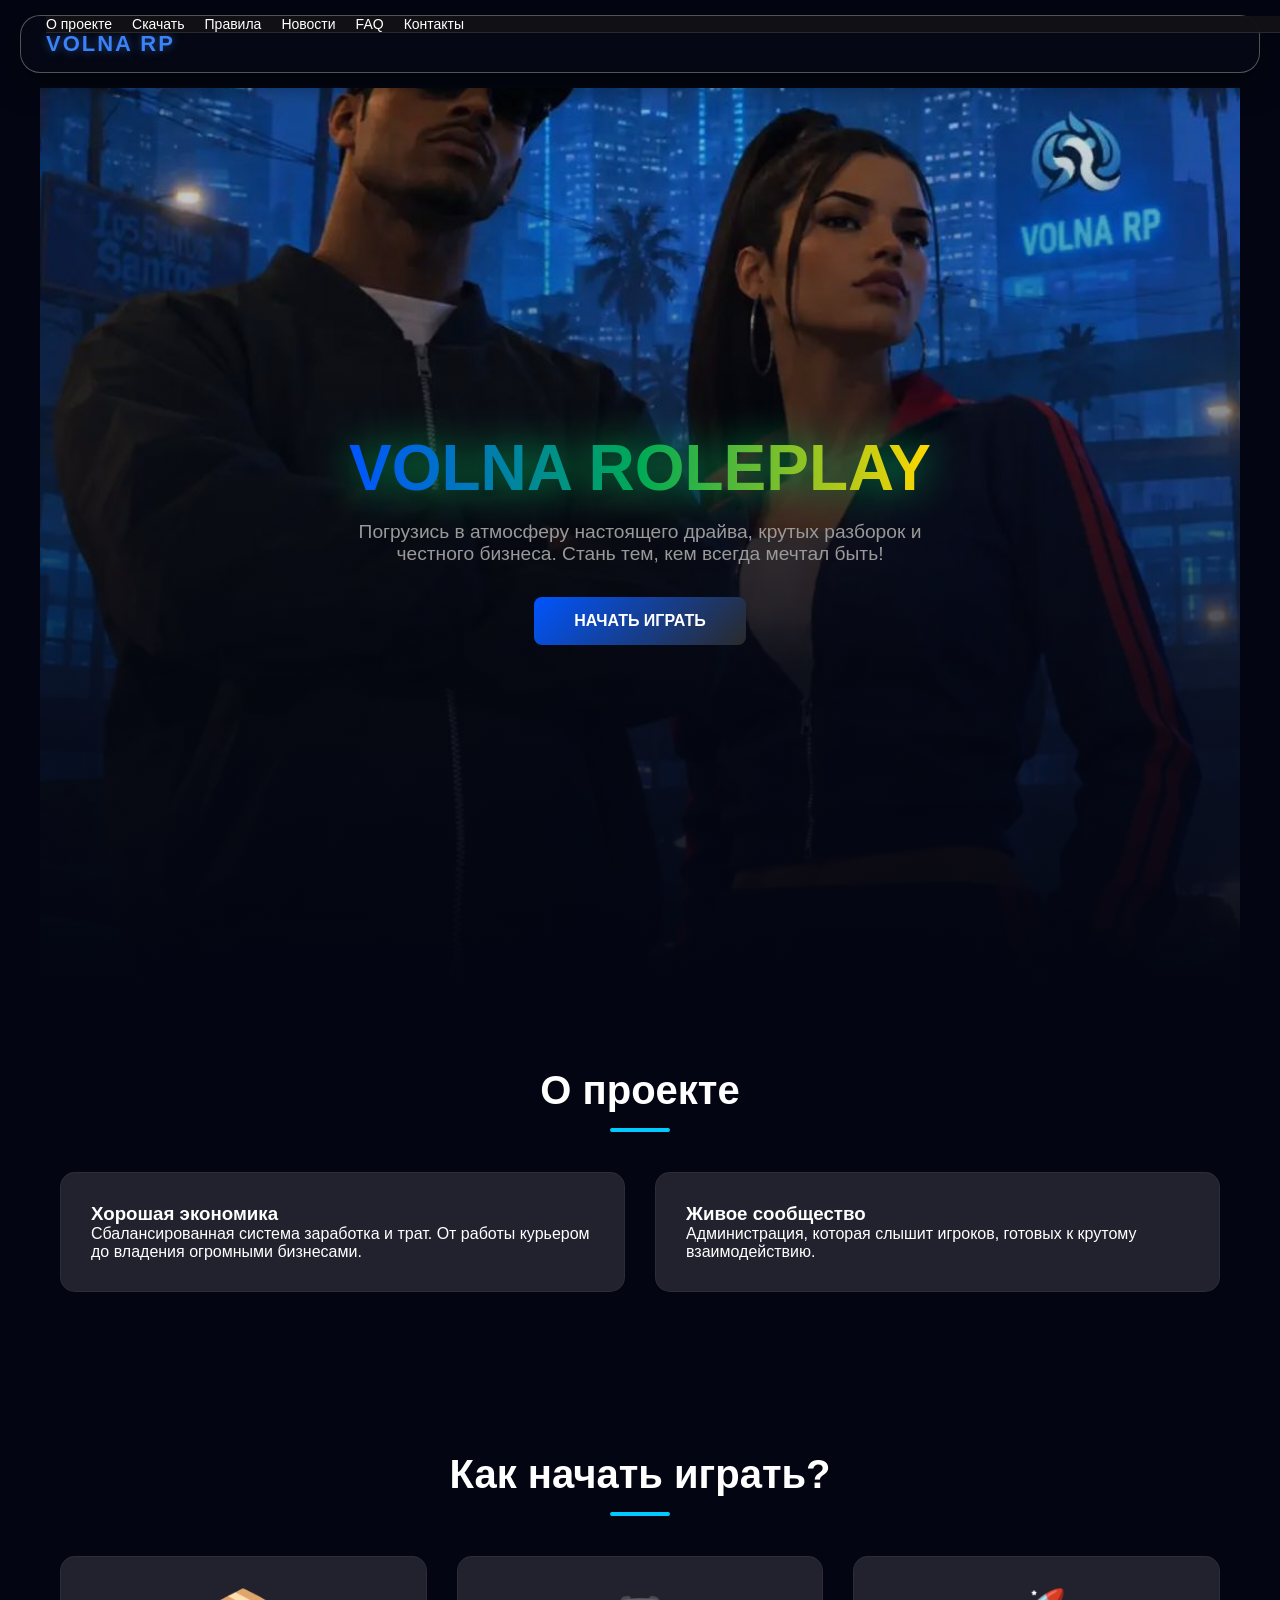
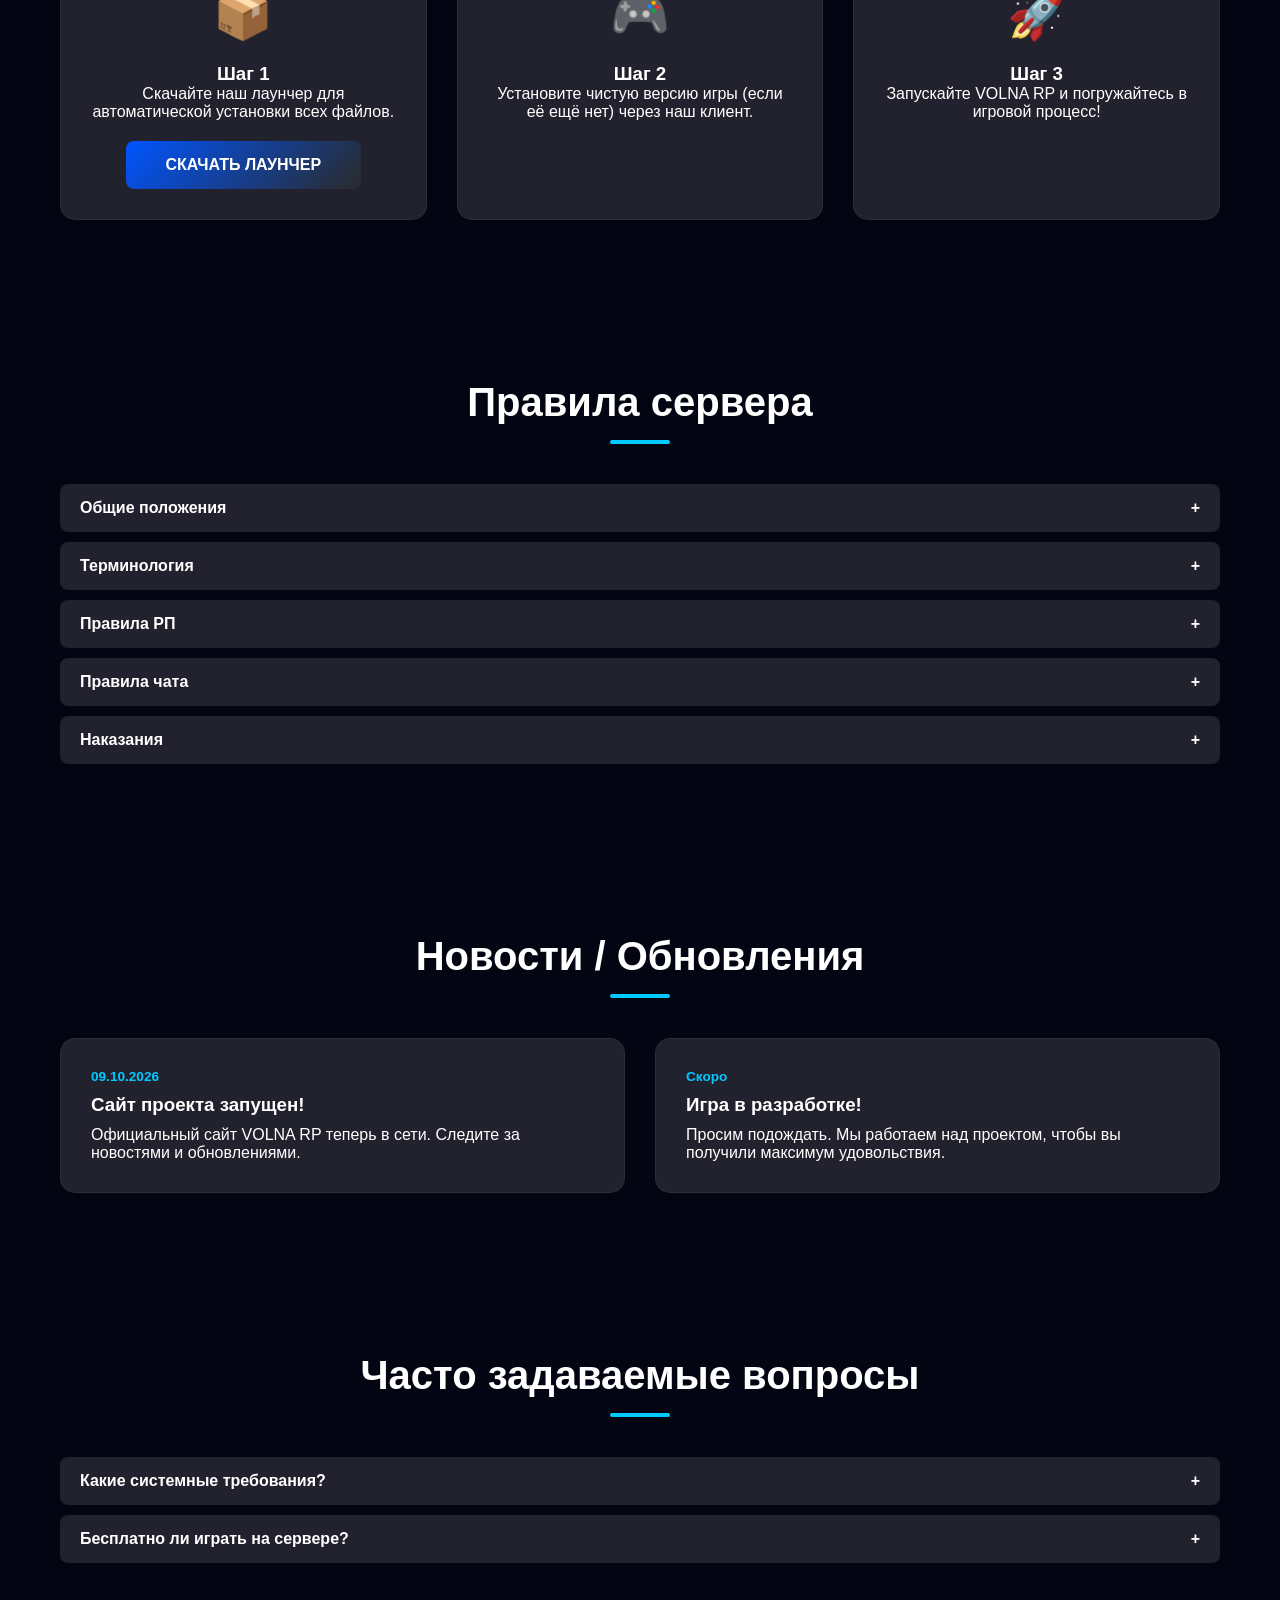
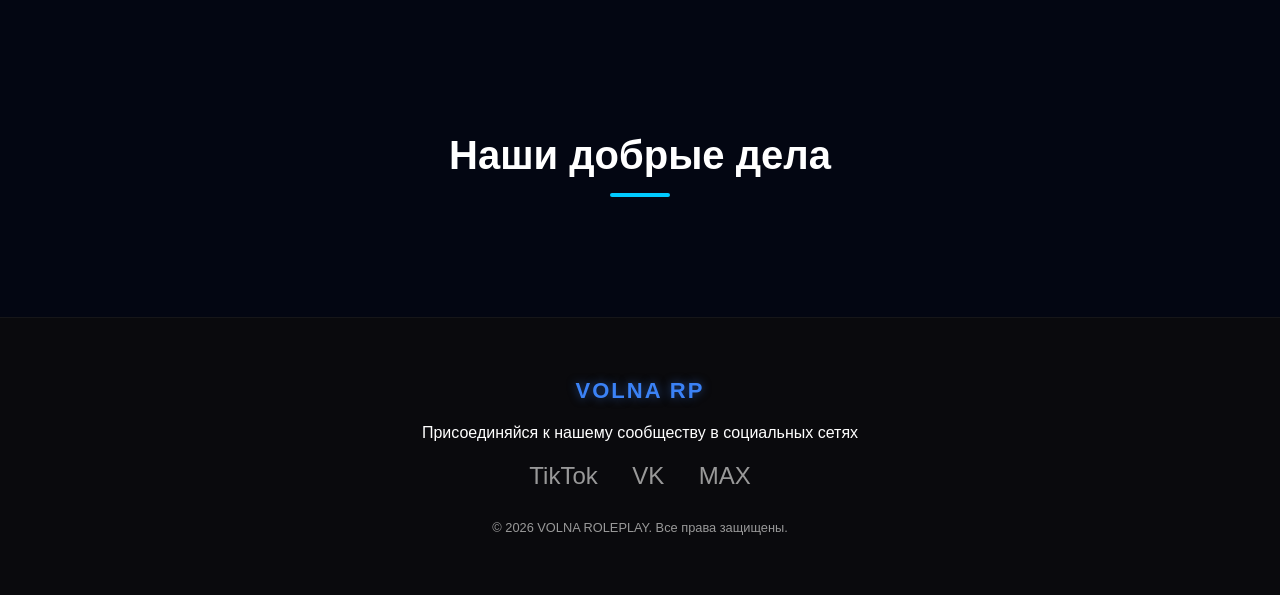
<file: index.html>
<html lang="ru">
    <head>
      <meta charset="UTF-8">
        <meta name="viewport" content="width=device-width, initial-scale=1.0">
          <title>VOLNA RP</title>
    
         <!-- ВОТ ЭТА СТРОЧКА ПОДКЛЮЧАЕТ ТВОИ СТИЛИ -->
        <link rel="stylesheet" href="style.css">
      </head>
    <body>

    <header>
        <div class="logo">VOLNA RP</div>
    
        <!-- Кнопка три полоски -->
        <button class="menu-btn" onclick="toggleMenu()">
            <span></span>
            <span></span>
            <span></span>
        </button>

        <!-- Само меню -->
        <nav class="nav-links" id="navLinks">
            <a href="#about">О проекте</a>
            <a href="#download">Скачать</a>
            <a href="#rules">Правила</a>
            <a href="#news">Новости</a>
            <a href="#faq">FAQ</a>
            <a href="#contacts">Контакты</a>
        </nav>
    </header>

    <section class="hero">
      <h1>VOLNA ROLEPLAY</h1>
      <p>
        Погрузись в атмосферу настоящего драйва, крутых разборок и
        честного бизнеса. Стань тем, кем всегда мечтал быть!
      </p>
      <div style="display: flex; gap: 20px;">
        <a href="#download" class="btn-primary" style="animation: glowPulse 1s infinite !important;">Начать играть</a>
      </div>
    </section>

    <section id="about">
      <h2>О проекте</h2>
      <div class="grid">
       <div class="card">
          <h3>Хорошая экономика</h3>
          <p>
            Сбалансированная система заработка и трат. От работы курьером до
            владения огромными бизнесами.
          </p>
        </div>
        <div class="card">
          <h3>Живое сообщество</h3>
          <p>
            Администрация, которая слышит игроков,
            готовых к крутому взаимодействию.
          </p>
        </div>
      </div>
    </section>

    <section id="download">
      <h2>Как начать играть?</h2>
      <div class="grid">
        <div class="card" style="text-align: center;">
          <div style="font-size: 3rem; margin-bottom: 20px;">📦</div>
          <h3>Шаг 1</h3>
          <p>Скачайте наш лаунчер для автоматической установки всех файлов.</p>
          <a href="#" class="btn-primary" style="margin-top: 20px;"
            >Скачать лаунчер</a
          >
        </div>
        <div class="card" style="text-align: center;">
          <div style="font-size: 3rem; margin-bottom: 20px;">🎮</div>
          <h3>Шаг 2</h3>
          <p>
            Установите чистую версию игры (если её ещё нет) через наш клиент.
          </p>
        </div>
        <div class="card" style="text-align: center;">
          <div style="font-size: 3rem; margin-bottom: 20px;">🚀</div>
          <h3>Шаг 3</h3>
          <p>Запускайте VOLNA RP и погружайтесь в игровой процесс!</p>
        </div>
      </div>
    </section>

    <section id="rules">
    <h2>Правила сервера</h2>

    <!-- ОБЩИЕ ПОЛОЖЕНИЯ -->
    <div class="accordion-item">
        <div class="accordion-header" onclick="toggleAccordion(this)">
            Общие положения <span>+</span>
        </div>
        <div class="accordion-content">
            <p>1. Запрещено использование стороннего ПО, дающего преимущество.</p>
            <p>2. Уважительное отношение к другим игрокам обязательно.</p>
            <p>3. Запрещено читерство (читы, скрипты, макросы).</p>
            <p>4. Запрещён обход бана.</p>
            <p>5. Запрещена реклама других серверов.</p>
            <p>6. Запрещён обман администрации.</p>
            <p>7. Запрещён слив личных данных игроков.</p>
            <p>8. Запрещено использование багов (багоюз).</p>
            <p>9. Запрещён фейк администрации.</p>
            <p>10. Запрещено оскорбление администрации.</p>
        </div>
    </div>

    <!-- ТЕРМИНОЛОГИЯ -->
    <div class="accordion-item">
        <div class="accordion-header" onclick="toggleAccordion(this)">
            Терминология <span>+</span>
        </div>
        <div class="accordion-content">
            <p><b>RP (RolePlay)</b> — игра по ролям, отыгрывание персонажа.</p>
            <p><b>DM (Deathmatch)</b> — убийство без РП-причины.</p>
            <p><b>DB (DriveBy)</b> — убийство из машины.</p>
            <p><b>SK (Spawn Kill)</b> — убийство на спавне.</p>
            <p><b>TK (Team Kill)</b> — убийство своих по фракции.</p>
            <p><b>RK (Revenge Kill)</b> — месть после смерти (запрещено).</p>
            <p><b>MG (Meta Gaming)</b> — использование информации, которой персонаж не знает.</p>
            <p><b>PG (Power Gaming)</b> — действия, невозможные в реальной жизни.</p>
            <p><b>IC (In Character)</b> — от лица персонажа.</p>
            <p><b>OOC (Out Of Character)</b> — от лица игрока.</p>
            <p><b>ГМ (God Mode)</b> — режим бессмертия (чит).</p>
            <p><b>БХ (Bunny Hop)</b> — прыжки для ускорения (чит).</p>
            <p><b>Фаст-Сват</b> — быстрый вход в здание (запрещено).</p>
            <p><b>Спавн</b> — место появления игрока.</p>
            <p><b>Скин</b> — внешний вид персонажа.</p>
            <p><b>Чекпоинт</b> — метка на карте.</p>
            <p><b>Пикап</b> — объект для подбора предметов.</p>
            <p><b>Биндер</b> — программа для быстрого ввода команд.</p>
            <p><b>Фракция</b> — организация (МВД, мэрия, больница, банда).</p>
            <p><b>Бизнес</b> — коммерческий объект (магазин, заправка).</p>
            <p><b>Нон-РП</b> — действие, не соответствующее роли.</p>
            <p><b>АФК (AFK)</b> — отошёл от клавиатуры.</p>
            <p><b>Флуд</b> — спам сообщениями в чат.</p>
            <p><b>Кэмп</b> — убийство с одного места (запрещено).</p>
            <p><b>Тим</b> — команда, группа игроков.</p>
            <p><b>Краш</b> — вылет игры.</p>
            <p><b>Лаг</b> — зависание, тормоза.</p>
            <p><b>Баг</b> — ошибка в игре/моде.</p>
        </div>
    </div>

    <!-- ПРАВИЛА РП -->
    <div class="accordion-item">
        <div class="accordion-header" onclick="toggleAccordion(this)">
            Правила РП <span>+</span>
        </div>
        <div class="accordion-content">
            <p>1. Запрещён DM (убийство без причины).</p>
            <p>2. Запрещён DB (убийство из машины).</p>
            <p>3. Запрещён SK (убийство на спавне).</p>
            <p>4. Запрещён TK (убийство своих).</p>
            <p>5. Запрещён RK (месть после смерти).</p>
            <p>6. Запрещён MG (использование внеигровой информации).</p>
            <p>7. Запрещён PG (невозможные действия).</p>
            <p>8. Запрещён Фаст-Сват.</p>
            <p>9. Запрещён багоюз.</p>
            <p>10. Запрещено неадекватное поведение.</p>
        </div>
    </div>

    <!-- ПРАВИЛА ЧАТА -->
    <div class="accordion-item">
        <div class="accordion-header" onclick="toggleAccordion(this)"
        >Правила чата <span>+</span>
        </div>
        <div class="accordion-content">
            <p>1. Запрещен спам, флуд и оскорбление родных в любых видах чатов.</p>
            <p>2. Запрещён капс (крик).</p>
            <p>3. Запрещено оскорбление по национальности.</p>
            <p>4. Запрещён флуд смайлами.</p>
            <p>5. Запрещена реклама.</p>
            <p>6. Запрещены угрозы в реале.</p>
            <p>7. Запрещён спам командами.</p>
        </div>
    </div>

    <!-- НАКАЗАНИЯ -->
    <div class="accordion-item">
        <div class="accordion-header" onclick="toggleAccordion(this)">
            Наказания <span>+</span>
        </div>
        <div class="accordion-content">
            <p>1. Предупреждение — устное.</p>
            <p>2. Мут — 10-60 минут.</p>
            <p>3. Кик — с сервера.</p>
            <p>4. Бан — 1-30 дней.</p>
            <p>5. Перманентный бан — навсегда.</p>
        </div>
    </div>

</section>

  <section id="news">
    <h2>Новости / Обновления</h2>
    <div class="grid">
        <div class="card" style="text-align: left;">
            <span style="color: var(--primary); font-size: 0.85rem; font-weight: 600;">09.10.2026</span>
            <h3 style="margin: 10px 0;">Сайт проекта запущен!</h3>
            <p>Официальный сайт VOLNA RP теперь в сети. Следите за новостями и обновлениями.</p>
        </div>
        <div class="card" style="text-align: left;">
            <span style="color: var(--primary); font-size: 0.85rem; font-weight: 600;">Скоро</span>
            <h3 style="margin: 10px 0;">Игра в разработке!</h3>
            <p>Просим подождать. Мы работаем над проектом, чтобы вы получили максимум удовольствия.</p>
        </div>
    </div>
</section>

    <section id="faq">
      <h2>Часто задаваемые вопросы</h2>
      <div class="accordion-item">
        <div class="accordion-header" onclick="toggleAccordion(this)">
          Какие системные требования? <span>+</span>
        </div>
        <div class="accordion-content">
          Минимум: 8GB RAM, GTX 660, i3-4130. Рекомендуем SSD для быстрой
          прогрузки текстур.
        </div>
      </div>
      <div class="accordion-item">
        <div class="accordion-header" onclick="toggleAccordion(this)">
          Бесплатно ли играть на сервере? <span>+</span>
        </div>
        <div class="accordion-content">
          Да, игра полностью бесплатна. Вы можете приобретать косметические
          предметы в магазине по желанию.
        </div>
      </div>
    </section>

    <!-- Раздел с отчетами -->
    <section id="reports" class="fade-in">
      <h2>Наши добрые дела</h2>
      <div id="publicGallery" class="gallery"></div>
    </section>

    <footer id="contacts">
      <div class="logo" style="justify-content: center; margin-bottom: 20px;">
        VOLNA RP
      </div>
      <p>Присоединяйся к нашему сообществу в социальных сетях</p>
    <div class="social-links">
    <a href="https://www.tiktok.com/@vernus_v_2027_godyy" target="_blank">TikTok</a>
    <a href="https://vk.ru/volnaroleplay" target="_blank">VK</a>
    <a href="https://max.ru/join/1e6qnVXTSYvsPzFJ7mGK5bkJDLGwbhzgByHM9g1lido" target="_blank">MAX</a>
    </div>
      <p style="color: var(--text-muted); font-size: 0.8rem; margin-top: 30px;">
        &copy; 2026 VOLNA ROLEPLAY. Все права защищены.
      </p>
    </footer>
    <script src="script.js"></script>
    <!--<script src="snow.js"></script> -->
    <!--<script src="rain.js"></script> -->
    <!-- Модальное окно для просмотра фото -->
    <!-- Модальное окно для просмотра фото -->
    <div id="imageModal" style="display: none; position: fixed; top: 0; left: 0; width: 100%; height: 100%; background: rgba(0, 0, 0, 0.95); z-index: 9999; justify-content: center; align-items: center; cursor: zoom-out;" onclick="closeModal()">
      <img id="modalImg" style="max-width: 90%; max-height: 90%; border-radius: 8px; border: 3px solid #00AA55; box-shadow: 0 0 40px rgba(0, 170, 85, 1), 0 0 80px rgba(0, 170, 85, 0.8);">
    </div>
    <!-- Снег -->
    <div class="snow-container">
        <div class="snow"></div>
        <div class="snow"></div>
        <div class="snow"></div>
        <div class="snow"></div>
        <div class="snow"></div>
        <div class="snow"></div>
        <div class="snow"></div>
        <div class="snow"></div>
        <div class="snow"></div>
        <div class="snow"></div>
        <div class="snow"></div>
        <div class="snow"></div>
        <div class="snow"></div>
        <div class="snow"></div>
        <div class="snow"></div>
        <div class="snow"></div>
        <div class="snow"></div>
        <div class="snow"></div>
        <div class="snow"></div>
        <div class="snow"></div>
        <div class="snow"></div>
        <div class="snow"></div>
        <div class="snow"></div>
        <div class="snow"></div>
        <div class="snow"></div>
        <div class="snow"></div>
        <div class="snow"></div>
        <div class="snow"></div>
        <div class="snow"></div>
        <div class="snow"></div>
    </div>
    <script>
      function toggleCustomMenu() {
          const nav = document.getElementById('customNavLinks');
          nav.classList.toggle('active');
      }
    </script>
  </body>
</html>
</file>
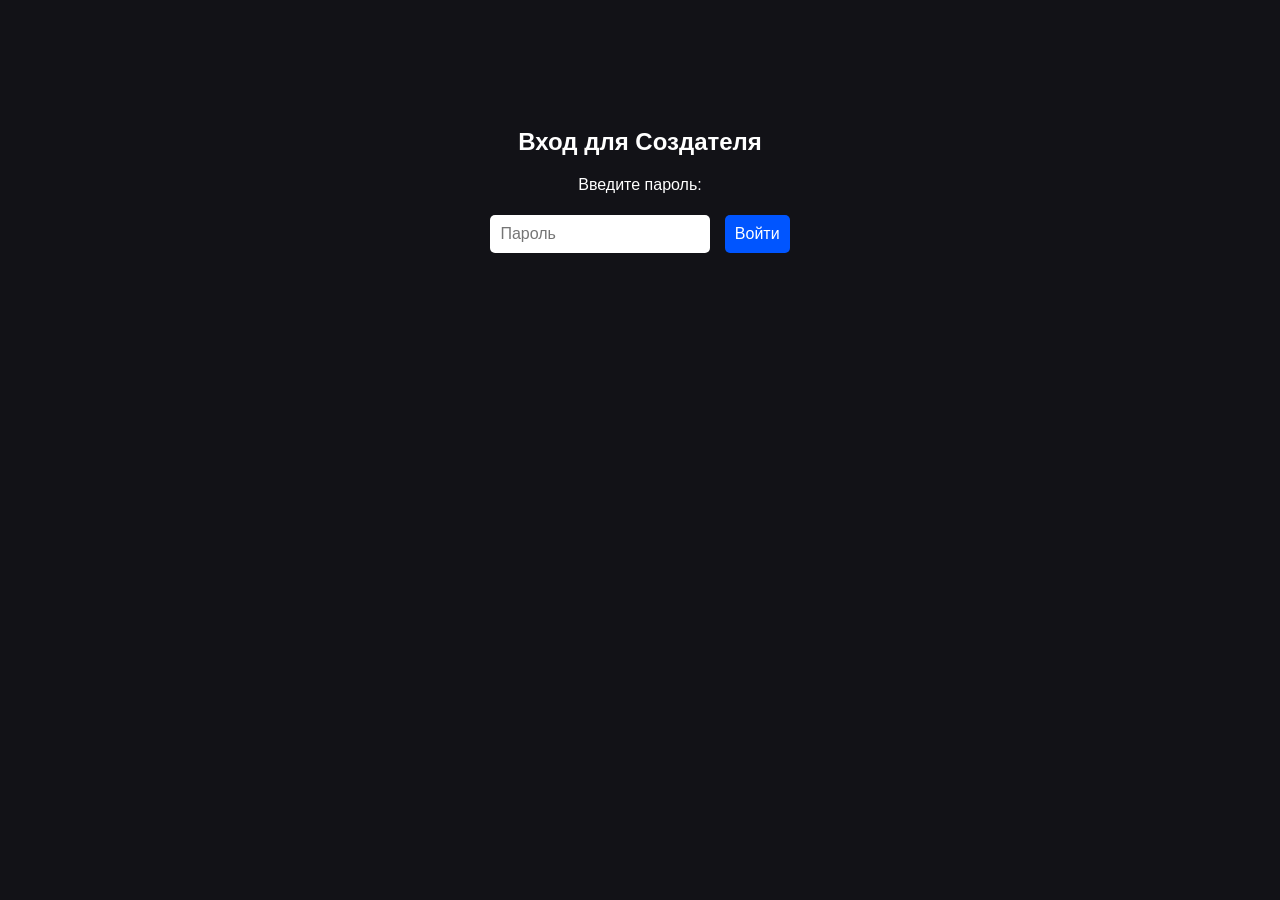
<file: admin.html>
<!DOCTYPE html>
<html lang="ru">
<head>
    <meta charset="UTF-8">
    <title>Админ-панель — Загрузка отчетов</title>
    <style>
        body { background: #121217; color: white; font-family: Arial, sans-serif; text-align: center; padding: 20px; }
        .login-box { margin-top: 100px; }
        input, button { padding: 10px; font-size: 16px; margin: 5px; border-radius: 5px; border: none; }
        button { background: #0055FF; color: white; cursor: pointer; }
        button:hover { background: #00AA55; }
        .hidden { display: none; }
        
        .gallery { display: flex; flex-wrap: wrap; gap: 10px; justify-content: center; margin-top: 20px; }
        
        /* Стиль для картинки и крестика */
        .image-wrapper {
            position: relative;
            display: inline-block;
        }
        .image-wrapper img { 
            max-width: 200px; 
            border-radius: 8px; 
            border: 2px solid #00AA55; 
            display: block;
            cursor: pointer;
        }
        .delete-btn {
           position: absolute;
           top: 5px;
           right: 5px;
           background: red;
           color: white;
           border: none;
           border-radius: 50%;
    
           /* ЖЕСТКИЕ РАЗМЕРЫ, ЧТОБЫ НЕ РАСПОЛЗАЛСЯ */
           width: 25px !important;
           height: 25px !important;
           padding: 0 !important;
           font-size: 16px !important;
           line-height: 25px !important;
           text-align: center;
           cursor: pointer;
           display: none;
           z-index: 10; /* Чтобы был поверх картинки */
        }
        .image-wrapper:hover .delete-btn {
            display: block; /* Появляется при наведении на фото */
        }
    </style>
</head>
<body>

    <!-- Блок входа (пароль) -->
    <div id="loginBlock" class="login-box">
        <h2>Вход для Создателя</h2>
        <p>Введите пароль:</p>
        <input type="password" id="passwordInput" placeholder="Пароль">
        <button onclick="login()">Войти</button>
    </div>

    <!-- Блок админки (скрыт до входа) -->
    <div id="adminBlock" class="hidden">
        <h2>Загрузка отчетов</h2>
        <p>Нажмите «+», чтобы добавить фото. Наведите на фото, чтобы удалить.</p>
        
        <!-- Кнопка + (загрузка файла) -->
        <input type="file" id="fileInput" accept="image/*" style="display: none;" onchange="addImage(event)">
        <button onclick="document.getElementById('fileInput').click()" style="font-size: 24px; padding: 10px 20px;">+</button>
        
        <div id="gallery" class="gallery"></div>
    </div>

    <script>
        const ADMIN_PASSWORD = "TFlEsLaAqApP"; 

        function login() {
            const pass = document.getElementById('passwordInput').value;
            if (pass === ADMIN_PASSWORD) {
                document.getElementById('loginBlock').classList.add('hidden');
                document.getElementById('adminBlock').classList.remove('hidden');
                loadGallery();
            } else {
                alert("Неверный пароль!");
            }
        }

        function addImage(event) {
            const file = event.target.files[0];
            if (!file) return;

            const reader = new FileReader();
            reader.onload = function(e) {
                const imageUrl = e.target.result;
                let images = JSON.parse(localStorage.getItem('volna_reports') || '[]');
                images.push(imageUrl);
                localStorage.setItem('volna_reports', JSON.stringify(images));
                loadGallery();
                // Очищаем input, чтобы можно было загрузить ту же картинку снова
                event.target.value = '';
            };
            reader.readAsDataURL(file);
        }

        // Отображение галереи с кнопкой удаления
        function loadGallery() {
            const gallery = document.getElementById('gallery');
            gallery.innerHTML = '';
            
            let images = JSON.parse(localStorage.getItem('volna_reports') || '[]');
            
            images.forEach((imgSrc, index) => {const wrapper = document.createElement('div');
                wrapper.className = 'image-wrapper';

                const img = document.createElement('img');
                img.src = imgSrc;

                const delBtn = document.createElement('button');
                delBtn.className = 'delete-btn';
                delBtn.innerHTML = '×';
                delBtn.title = "Удалить фото";
                
                // Обработчик удаления
                delBtn.onclick = function() {
                    if (confirm("Удалить это фото?")) {
                        images.splice(index, 1); // Удаляем из массива
                        localStorage.setItem('volna_reports', JSON.stringify(images)); // Сохраняем
                        loadGallery(); // Перерисовываем
                    }
                };

                wrapper.appendChild(img);
                wrapper.appendChild(delBtn);
                gallery.appendChild(wrapper);
            });
        }
    </script>
</body>
</html>
</file>
<file: style.css>
:root {
        --primary: #00caff;
        --secondary: #2980b9;
        --bg: #121217;
        --card-bg: #22222e;
        --text: #f0f0f0;
        --text-muted: #999;
        --accent: #00caff;
      }

      * {
        margin: 0;
        padding: 0;
        box-sizing: border-box;
        font-family: 'Segoe UI', Roboto, Helvetica, Arial, sans-serif;
      }

      body {
        background: transparent;
        margin: 0;
        padding: 0;
      }

      /* Navigation */
      nav {
        position: fixed;
        top: 0;
        width: 100%;
        background: rgba(18, 18, 23, 0.95);
        backdrop-filter: blur(8px);
        z-index: 1000;
        border-bottom: 1px solid rgba(255, 255, 255, 0.1);
      }

      .nav-container {
        max-width: 100%;
        margin: 0 auto;
        display: flex;
        justify-content: space-between;
        align-items: center;
        padding: 1rem 2rem;
      }

      .logo {
        font-size: 1.5rem;
        font-weight: 800;
        text-transform: uppercase;
        letter-spacing: 2px;
        color: var(--primary);
        text-decoration: none;
        display: flex;
        align-items: center;
        gap: 10px;
      }

      .nav-links {
        display: flex;
        gap: 20px;
      }

      .nav-links a {
        color: var(--text);
        text-decoration: none;
        font-size: 0.9rem;
        font-weight: 500;
        transition: color 0.3s;
      }

      .nav-links a:hover {
        color: var(--primary);
      }

      .hero h1 {
        font-size: 4rem;
        margin-bottom: 1rem;
        text-transform: uppercase;
        background: linear-gradient(to right, 
           #0055FF 0%,    /* Наш синий */
           #00AA55 50%,   /* Наш зеленый (посередине) */
           #FFD700 100%   /* Золотой/желтый (в конце) */
        );
        -webkit-background-clip: text;
        -webkit-text-fill-color: transparent;
        filter: drop-shadow(0 0 20px rgba(0, 170, 85, 1));
      }

      .hero p {
        font-size: 1.2rem;
        max-width: 600px;
        color: var(--text-muted);
        margin-bottom: 2rem;
      }

      .btn {
        padding: 15px 40px;
        border-radius: 8px;
        font-weight: 700;
      }

      /* Sections */
      section {
        padding: 80px 20px;
        max-width: 1200px;
        margin: 0 auto;
      }

      h2 {
        font-size: 2.5rem;
        margin-bottom: 40px;
        text-align: center;
        position: relative;
      }

      h2::after {
        content: '';
        display: block;
        width: 60px;
        height: 4px;
        background: var(--primary);
        margin: 15px auto 0;
        border-radius: 2px;
      }

      /* Grid Layouts */
      .grid {
        display: grid;
        grid-template-columns: repeat(auto-fit, minmax(300px, 1fr));
        gap: 30px;
      }

      .card {
        background: var(--card-bg);
        padding: 30px;
        border-radius: 15px;
        border: 1px solid rgba(255, 255, 255, 0.05);
        transition: transform 0.3s;
      }

      .card:hover {
        transform: translateY(-5px);
        border-color: var(--primary);
      }

      /* Registration Form */
      .form-container {
        max-width: 500px;
        margin: 0 auto;
        background: var(--card-bg);
        padding: 40px;
        border-radius: 15px;
      }

      .form-group {
        margin-bottom: 20px;
      }

      .form-group label {
        display: block;
        margin-bottom: 8px;
        color: var(--text-muted);
      }

      .form-group input {
        width: 100%;
        padding: 12px;
        background: #252530;
        border: 1px solid rgba(255, 255, 255, 0.1);
        border-radius: 8px;
        color: #fff;
        outline: none;
      }

      .form-group input:focus {
        border-color: var(--primary);
      }

      /* Rules & FAQ */
      .accordion-item {
        margin-bottom: 10px;
        background: var(--card-bg);
        border-radius: 8px;
        overflow: hidden;
      }

      .accordion-header {
        padding: 15px 20px;
        cursor: pointer;
        font-weight: 600;
        display: flex;
        justify-content: space-between;
        align-items: center;
      }

      .accordion-content {
        padding: 0 20px;
        max-height: 0;
        overflow: hidden;
        transition: max-height 0.3s ease-out, padding 0.3s;
        color: var(--text-muted);
      }

      .accordion-item.active .accordion-content {
        max-height: 2000px;
        padding: 15px 20px;
      }

      /* Footer */
      footer {
        background: #0a0a0d;
        padding: 60px 20px;
        text-align: center;
        border-top: 1px solid rgba(255, 255, 255, 0.05);
      }

      .social-links {
        margin: 20px 0;
      }

      .social-links a {
        color: var(--text-muted);
        font-size: 1.5rem;
        margin: 0 15px;
        text-decoration: none;
        transition: color 0.3s;
      }

      .social-links a:hover {
        color: var(--primary);
      }

      @media (max-width: 768px) {
        /* Убираем скрытие старого меню, если оно есть */
        /* .nav-links { display: none; } - УДАЛИ ЭТУ СТРОЧКУ */
    
        /* Принудительно показываем новую шапку */
        header, .custom-header {
          display: flex !important;
          position: fixed !important;
          top: 15px !important;
          left: 15px !important;
          right: 15px !important;
          width: auto !important;
          z-index: 1000 !important;
        }
    
        /* Принудительно показываем кнопку-гамбургер */
        .menu-btn {
            display: flex !important;
        }

        .hero h1 { font-size: 2.5rem; }
      }

      html {
      scroll-behavior: smooth;
      background-color: #0a1c3a;
      }

      /* ==========================================
      АНИМАЦИЯ ПОЯВЛЕНИЯ
      ========================================== */

      /* Ключевые кадры (как именно двигается) */
      @keyframes fadeInUp {
        from {
             opacity: 0; /* Прозрачный */
             transform: translateY(30px); /* Сдвинут вниз на 30px */
        }
        to {
             opacity: 1; /* Непрозрачный */
             transform: translateY(0); /* Встал на место */
        }
      }

      /* Применяем к элементам */
      .hero h1 {
         animation: fadeInUp 0.8s ease-out forwards;
      }

      .hero p {
         animation: fadeInUp 0.8s ease-out 0.2s forwards; /* Задержка 0.2 сек */
         opacity: 0; /* Изначально скрыт */
      }

      .hero .btn {
         animation: fadeInUp 0.8s ease-out 0.4s forwards; /* Задержка 0.4 сек */
         opacity: 0; /* Изначально скрыт */
      }

    /* ==========================================
    БАЗОВЫЙ СТИЛЬ ДЛЯ ВСЕХ КНОПОК
    ========================================== */
    .btn-primary {
        display: inline-block !important;
        padding: 15px 40px !important;
        border-radius: 8px !important;
        text-decoration: none !important;
        font-weight: 700 !important;
        text-transform: uppercase !important;
        cursor: pointer !important;
        border: none !important;
    
        background: linear-gradient(135deg, #0055FF 0%, #2A2A2A 50%, #00AA55 100%) !important;
        background-size: 200% 200% !important;
        color: #FFFFFF !important;
    
        /* ПЛАВНЫЙ ПЕРЕХОД ПРИ НАВЕДЕНИИ */
        transition: background-position 0.4s ease, box-shadow 0.4s ease, transform 0.4s ease !important;
    }

    /* ==========================================
       АНИМАЦИЯ ПУЛЬСАЦИИ (КЛЮЧЕВЫЕ КАДРЫ)
       ========================================== */
    @keyframes glowPulse {
        0% {
            box-shadow: 0 0 10px rgba(0, 170, 85, 0.3);
        }
        50% {
            box-shadow: 0 0 25px rgba(0, 170, 85, 0.8);
        }
        100% {
            box-shadow: 0 0 10px rgba(0, 170, 85, 0.3);
        }
    }

       /* ==========================================
       ПРИМЕНЕНИЕ АНИМАЦИИ
       ========================================== */
    /* Кнопка "Начать играть" (быстрая - 1.5 сек) */
    #btn-start {
        animation: glowPulse 4s infinite ease-in-out !important;
    }

    /* Кнопка "Скачать лаунчер" (медленная - 3 сек) */
    #btn-download {
        animation: glowPulse 4s infinite ease-in-out !important;
    }

    /* Если у кнопок нет ID, они будут пульсировать по умолчанию (2 сек) */
    .btn-primary:not(#btn-start):not(#btn-download) {
        animation: glowPulse 2s infinite ease-in-out !important;
    }

    /* ==========================================
    ПРИ НАВЕДЕНИИ МЫШКИ (ПЛАВНЫЙ ПЕРЕХОД)
    ========================================== */
    .btn-primary:hover {
        /* Останавливаем пульсацию, чтобы не дергалась */
        animation-play-state: paused !important;
    
        /* Сдвигаем градиент (кнопка становится зеленой) */
        background-position: 100% 100% !important;
    
        /* Делаем максимальное свечение */
        box-shadow: 0 0 30px rgba(0, 170, 85, 1), 0 0 60px rgba(0, 170, 85, 0.6) !important;
    
        /* Чуть поднимаем */
        transform: translateY(-3px) !important;
      }

      /* ==========================================
   СНЕГ (ГУСТОЙ И МЯГКИЙ)
   ========================================== */
.snow-container {
    position: fixed;
    top: 0;
    left: 0;
    width: 100%;
    height: 100%;
    pointer-events: none;
    z-index: 9999;
    overflow: hidden;
}

.snow {
    position: absolute;
    top: -20px;
    background: white;
    border-radius: 50%;
    opacity: 0.6;
    filter: blur(2px); /* Базовое размытие */
    animation: fall linear infinite;
}

@keyframes fall {
    0% { transform: translateY(-10px) translateX(0); }
    50% { transform: translateY(50vh) translateX(20px); }
    100% { transform: translateY(100vh) translateX(-15px); }
}

/* Настройки для всех 30 снежинок */
.snow:nth-child(1) { left: 2%; width: 8px; height: 8px; animation-duration: 5s; filter: blur(2px); }
.snow:nth-child(2) { left: 5%; width: 5px; height: 5px; animation-duration: 8s; filter: blur(4px); }
.snow:nth-child(3) { left: 8%; width: 10px; height: 10px; animation-duration: 6s; filter: blur(1px); }
.snow:nth-child(4) { left: 11%; width: 7px; height: 7px; animation-duration: 9s; filter: blur(3px); }
.snow:nth-child(5) { left: 14%; width: 9px; height: 9px; animation-duration: 5.5s; filter: blur(2px); }
.snow:nth-child(6) { left: 17%; width: 6px; height: 6px; animation-duration: 10s; filter: blur(5px); }
.snow:nth-child(7) { left: 20%; width: 11px; height: 11px; animation-duration: 7s; filter: blur(1.5px); }
.snow:nth-child(8) { left: 23%; width: 8px; height: 8px; animation-duration: 8.5s; filter: blur(3px); }
.snow:nth-child(9) { left: 26%; width: 12px; height: 12px; animation-duration: 6s; filter: blur(1px); }
.snow:nth-child(10) { left: 29%; width: 5px; height: 5px; animation-duration: 9.5s; filter: blur(4px); }
.snow:nth-child(11) { left: 32%; width: 9px; height: 9px; animation-duration: 7s; filter: blur(2px); }
.snow:nth-child(12) { left: 35%; width: 10px; height: 10px; animation-duration: 8s; filter: blur(1px); }
.snow:nth-child(13) { left: 38%; width: 7px; height: 7px; animation-duration: 6.5s; filter: blur(3px); }
.snow:nth-child(14) { left: 41%; width: 8px; height: 8px; animation-duration: 9s; filter: blur(2px); }
.snow:nth-child(15) { left: 44%; width: 6px; height: 6px; animation-duration: 7.5s; filter: blur(4px); }
.snow:nth-child(16) { left: 47%; width: 11px; height: 11px; animation-duration: 5s; filter: blur(1.5px); }
.snow:nth-child(17) { left: 50%; width: 9px; height: 9px; animation-duration: 8s; filter: blur(2px); }
.snow:nth-child(18) { left: 53%; width: 5px; height: 5px; animation-duration: 10s; filter: blur(5px); }
.snow:nth-child(19) { left: 56%; width: 10px; height: 10px; animation-duration: 6s; filter: blur(1px); }
.snow:nth-child(20) { left: 59%; width: 8px; height: 8px; animation-duration: 9.5s; filter: blur(3px); }
.snow:nth-child(21) { left: 62%; width: 12px; height: 12px; animation-duration: 7s; filter: blur(1px); }
.snow:nth-child(22) { left: 65%; width: 7px; height: 7px; animation-duration: 8.5s; filter: blur(2px); }
.snow:nth-child(23) { left: 68%; width: 9px; height: 9px; animation-duration: 5.5s; filter: blur(3px); }
.snow:nth-child(24) { left: 71%; width: 6px; height: 6px; animation-duration: 9s; filter: blur(4px); }
.snow:nth-child(25) { left: 74%; width: 11px; height: 11px; animation-duration: 6.5s; filter: blur(1.5px); }
.snow:nth-child(26) { left: 77%; width: 8px; height: 8px; animation-duration: 8s; filter: blur(2px); }
.snow:nth-child(27) { left: 80%; width: 10px; height: 10px; animation-duration: 7.5s; filter: blur(1px); }
.snow:nth-child(28) { left: 83%; width: 5px; height: 5px; animation-duration: 10s; filter: blur(5px); }
.snow:nth-child(29) { left: 86%; width: 9px; height: 9px; animation-duration: 9.5s; filter: blur(2px); }
.snow:nth-child(30) { left: 89%; width: 7px; height: 7px; animation-duration: 6s; filter: blur(3px); }
/* Остальные 10% экрана (от 89% до 100%) оставим пустыми, чтобы снег не был слишком плотным */

/* --- ШАПКА В СТИЛЕ LIQUID GLASS --- */
header {
    display: flex;
    justify-content: space-between;
    align-items: center;
    margin: 15px 20px; 
    padding: 15px 25px;
    background: rgba(255, 255, 255, 0.01);
    backdrop-filter: blur(4px) !important; 
    -webkit-backdrop-filter: blur(8px) !important;
    border-radius: 20px; 
    border: 1px solid rgba(255, 255, 255, 0.3); 
    box-shadow: 0 10px 30px rgba(0, 0, 0, 0.5);
    position: sticky;
    top: 15px;
    z-index: 100;
}

/* --- ЧИНИМ ЦВЕТ ТЕКСТА И ФОН САЙТА --- */
body {
    background-color: #0a1c3a;
    color: white;
    margin: 0;
    padding: 0;
    font-family: 'Segoe UI', sans-serif;
}

h1, h2, h3, p {
    color: white; 
}

.logo {
    font-size: 22px;
    font-weight: 900;
    color: #3b82f6; /* Голубой */
    text-shadow: 0 0 10px rgba(59, 130, 246, 0.5);
}

/* --- КНОПКА ГАМБУРГЕР (Liquid Glass) --- */
.menu-btn {
    display: none; /* На ПК скрыта */
    background: rgba(255, 255, 255, 0.1);
    border: 1px solid rgba(255, 255, 255, 0.2);
    border-radius: 12px;
    padding: 8px 10px;
    cursor: pointer;
    flex-direction: column;
    gap: 5px;
    backdrop-filter: blur(10px);
    -webkit-backdrop-filter: blur(10px);
}

.menu-btn span {
    display: block;
    width: 22px;
    height: 2px;
    background: white;
    border-radius: 2px;
    box-shadow: 0 0 5px rgba(255,255,255,0.5);
}

/* --- МЕНЮ НА ПК --- */
.nav-links {
    display: flex;
    gap: 20px;
}
.nav-links a {
    color: white;
    text-decoration: none;
    font-size: 14px;
    transition: 0.3s;
}
.nav-links a:hover { color: #3b82f6; }

/* --- МОБИЛЬНАЯ ВЕРСИЯ (ТЕЛЕФОНЫ) --- */
@media (max-width: 768px) {
    .menu-btn { display: flex; }

    .nav-links {
        position: fixed;
        top: 15px; /* Отступ сверху */
        right: -110%; /* Скрыто справа */
        width: 260px;
        height: auto;
        max-height: 90vh;
        
        /* ЖИДКОЕ СТЕКЛО ДЛЯ ВСЕГО МЕНЮ */
        background: rgba(10, 28, 58, 0.6); 
        backdrop-filter: blur(25px); 
        -webkit-backdrop-filter: blur(25px);
        
        /* ЗАКРУГЛЕННЫЕ КРАЯ */
        border-radius: 25px; 
        border: 1px solid rgba(255, 255, 255, 0.2); 
        box-shadow: -10px 10px 30px rgba(0, 0, 0, 0.6); 
        
        flex-direction: column;
        padding: 20px;
        transition: right 0.3s ease;
        z-index: 105;
        overflow-y: auto;
    }

    .nav-links.active {
        right: 15px; /* Выезжает с отступом от края */
    }
    
    .nav-links a {
        font-size: 18px;
        padding: 12px 15px;
        border-bottom: 1px solid rgba(255,255,255,0.1);
        
        /* ЗАКРУГЛЕННЫЕ КРАЯ У ССЫЛОК */
        border-radius: 15px; 
        margin-bottom: 8px;
        transition: 0.3s;
    }
    
    .nav-links a:last-child { border-bottom: none; }
    .nav-links a:active { background: rgba(255,255,255,0.15); }
}

.hero {
    height: 100vh;
    /* Меняем последний цвет на #030612 */
    background: 
        linear-gradient(to bottom, rgba(10, 28, 58, 0.1) 0%, rgba(3, 6, 18, 0.8) 70%, #030612 100%),
        url('img/IMG_20261113_185410.jpg') center/cover no-repeat !important;
    
    display: flex;
    flex-direction: column;
    justify-content: center;
    align-items: center;
    text-align: center;
    padding: 0 20px;
    margin-top: 0;
}

html, body {
    background-color: #030612 !important; /* Темный фон */
    margin: 0;
    padding: 0;
}
</file>
